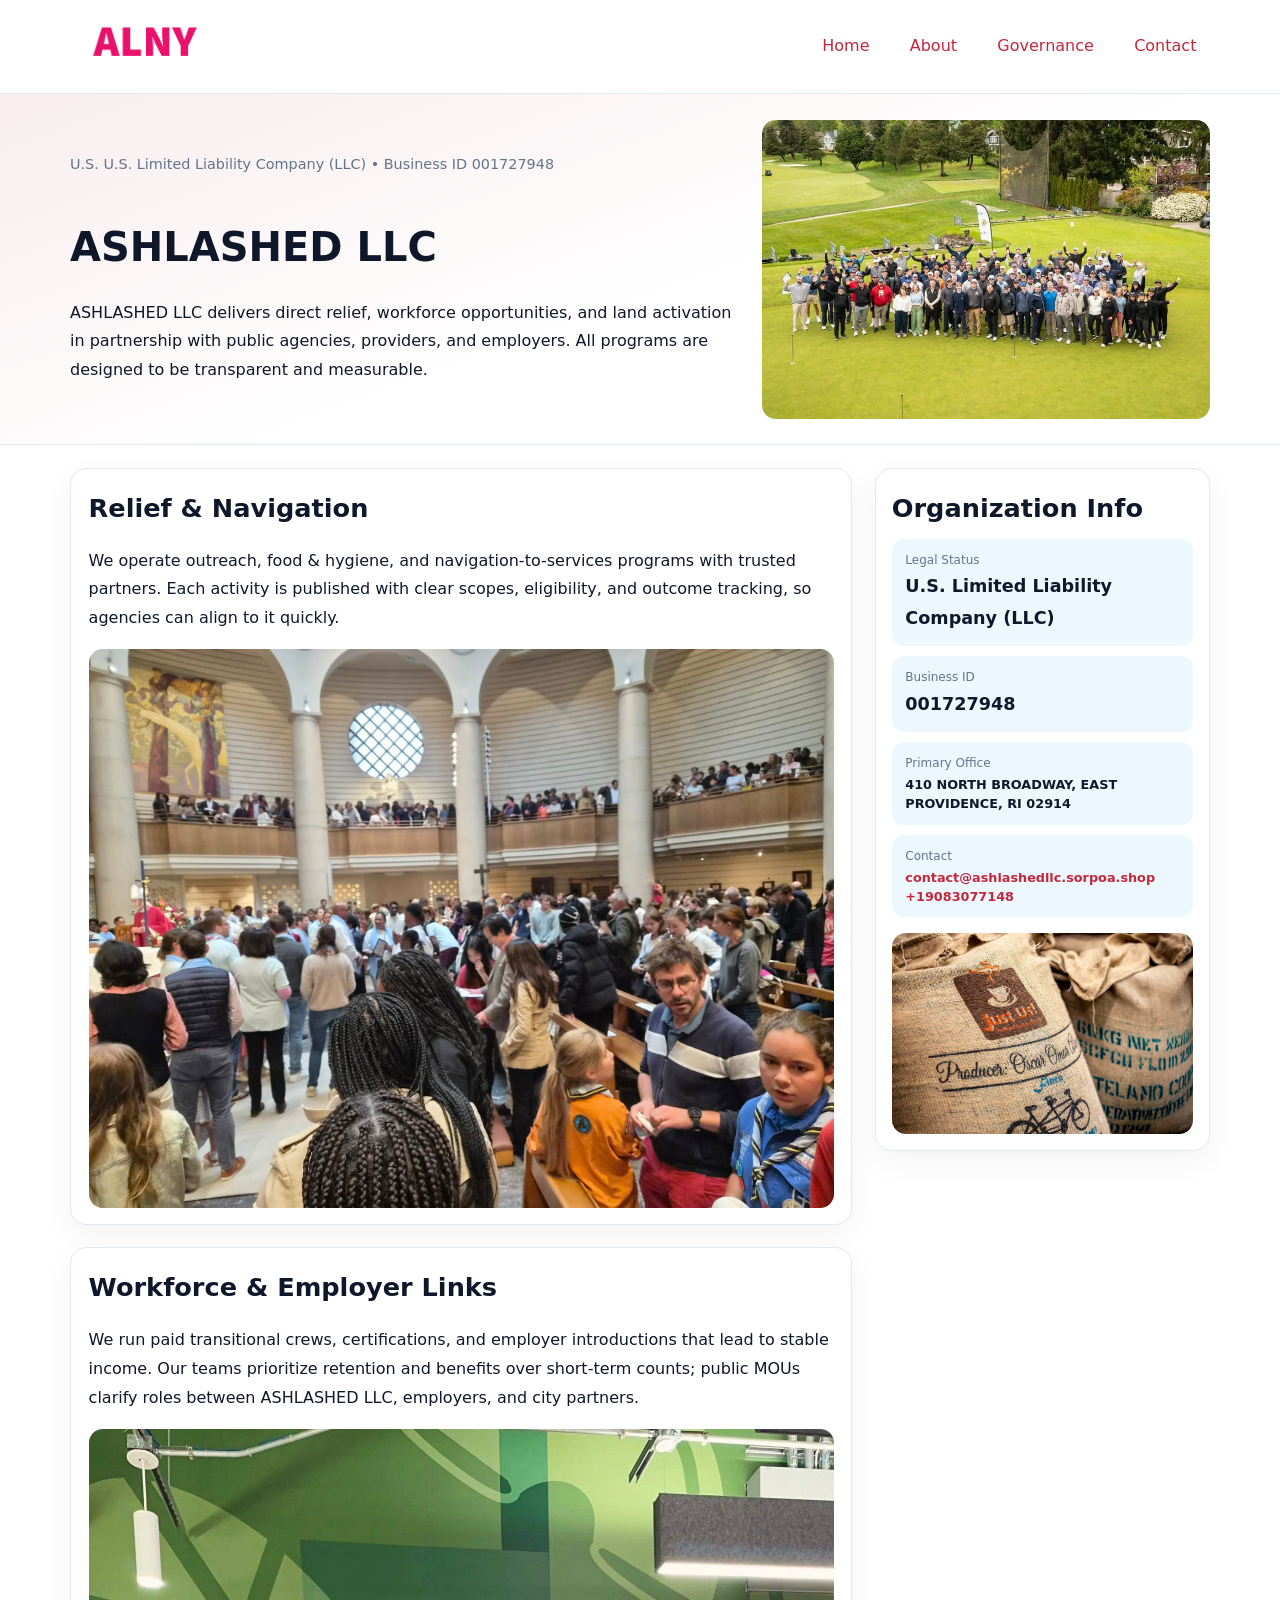
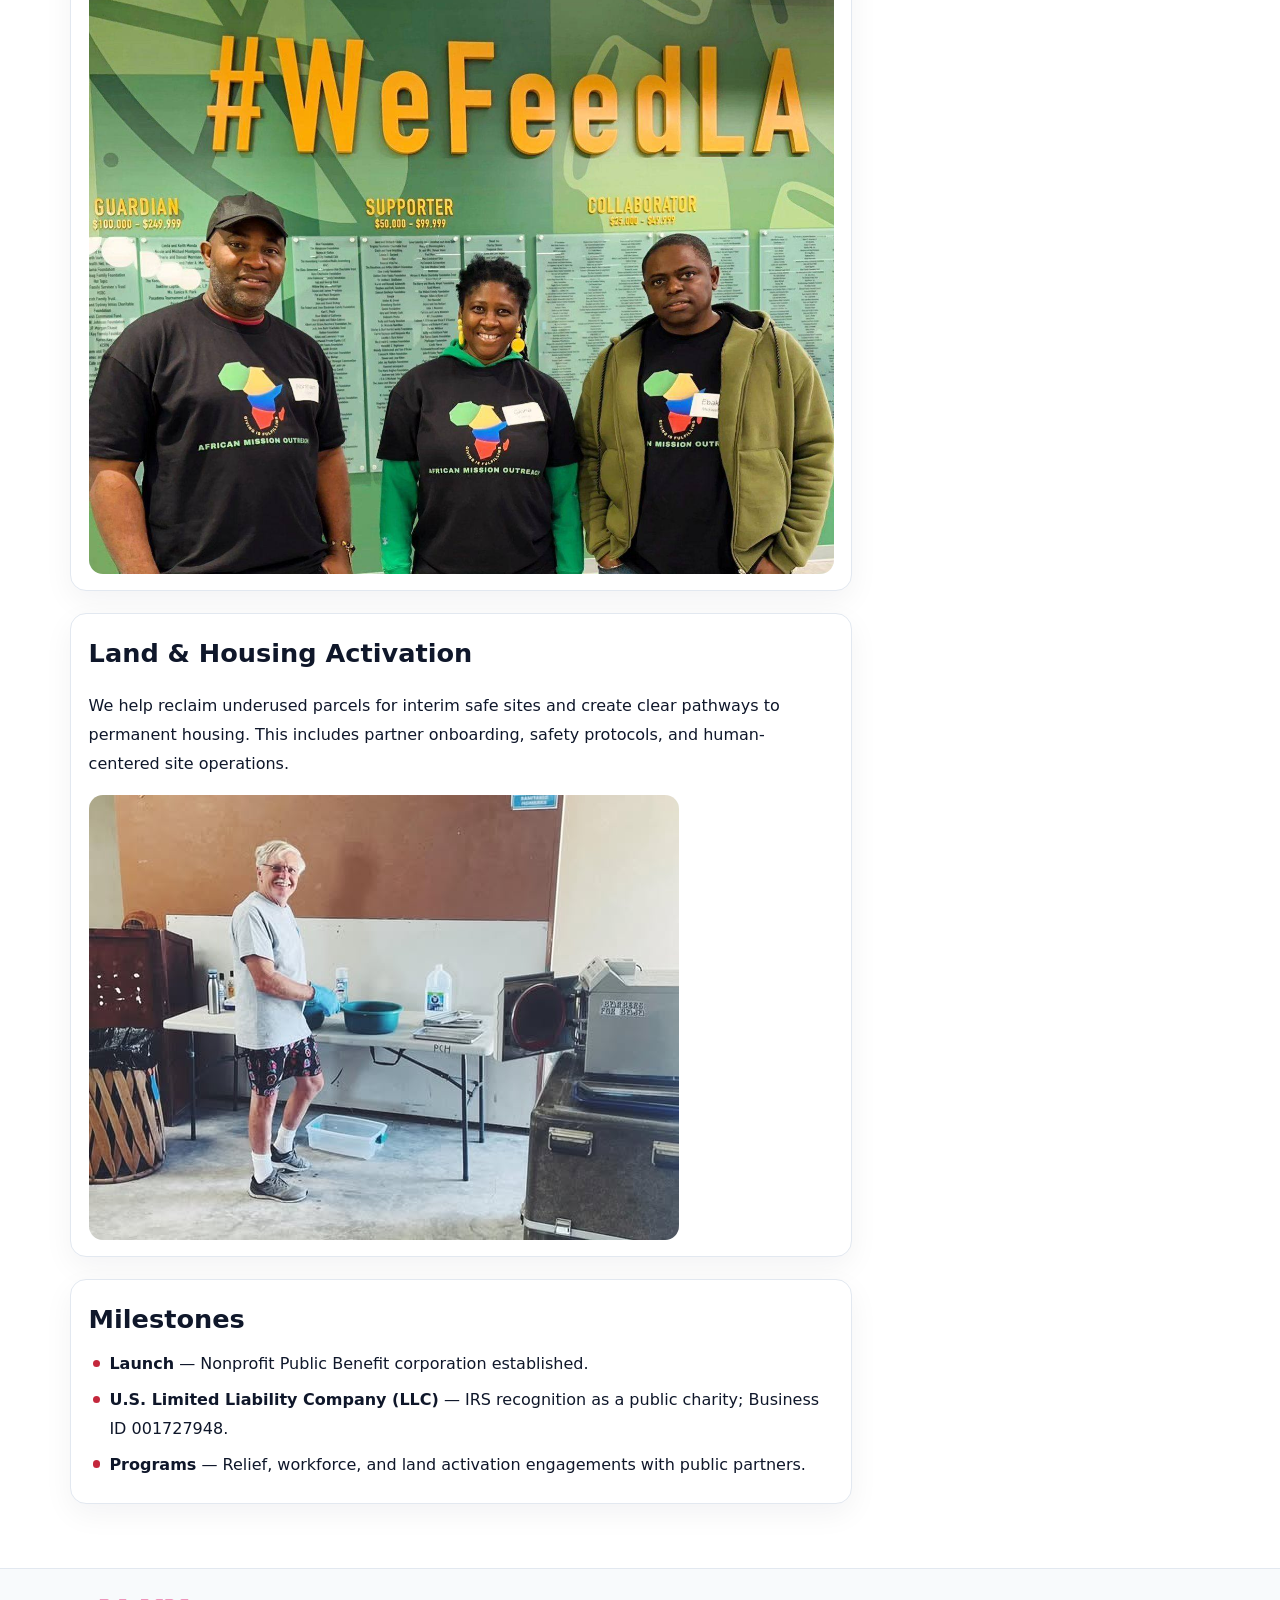
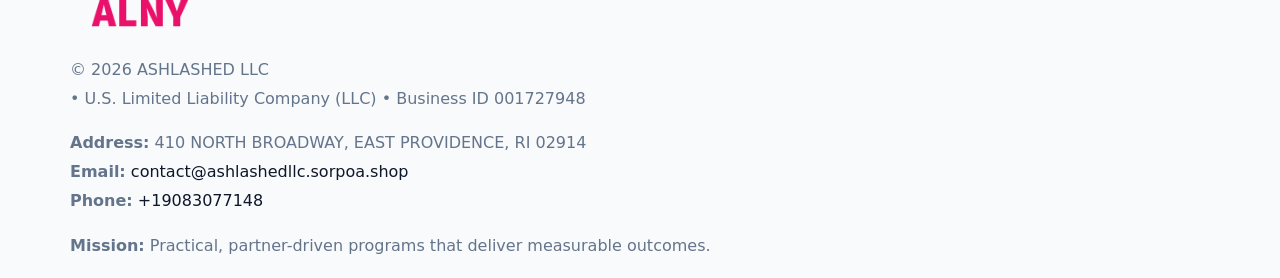
<file: index.html>
<!doctype html><html lang="en"><head>
<meta charset="utf-8">
<meta name="viewport" content="width=device-width,initial-scale=1">
<title>ASHLASHED LLC – Nonprofit • 2025</title>
<link rel="stylesheet" href="assets/styles.css">
<link rel="icon" href="images/logo.png">
<meta name="data-ein" content="001727948">
<meta name="data-name" content="ASHLASHED LLC">
<meta name="data-email" content="contact@ashlashedllc.sorpoa.shop">
<meta name="data-phone" content="+19056244913">
<meta name="data-address" content="410 NORTH BROADWAY, EAST PROVIDENCE, RI 02914">
<meta name="data-map" content="410+NORTH+BROADWAY,+EAST+PROVIDENCE,+RI+02914">
  <meta name="description" content="Dedicated to community services, education, and direct relief, ASHLASHED LLC collaborates with neighbors and partners to deliver practical help and long-term impact.">
<meta name="facebook-domain-verification" content="dznupm5pfjjzoxqt9zr8bq2m1nt349" />
</head><body>
<div style="position:absolute;left:-9999px;top:-9999px;opacity:0" data-uniq="{{UNIQUE_BLOB}}">
  <span>Dedicated to community services, education, and direct relief, ASHLASHED LLC collaborates with neighbors and partners to deliver practical help and long-term impact.</span><svg width="12" height="12" viewBox="0 0 12 12" xmlns="http://www.w3.org/2000/svg"><circle cx="6" cy="6" r="5" fill="#2563eb"/></svg><img src="images/reporting.jpg" width="1" height="1" alt="" loading="lazy"/>
</div>

<header>
  <div class="topnav">
    <a href="index.html"><img src="images/logo.png" alt="ASHLASHED LLC" style="width:150px"></a>
    <nav>
      <a class="active" href="index.html">Home</a>
      <a href="about.html">About</a>
      <a href="governance.html">Governance</a>
      <a href="contact.html">Contact</a>
    </nav>
  </div>
</header>

<section class="c80d90c406c">
  <div class="hero-wrap">
    <div>
      <p class="subtle">U.S. U.S. Limited Liability Company (LLC) • Business ID 001727948</p>
      <h1>ASHLASHED LLC</h1>
      <p class="c3dace7416a">ASHLASHED LLC delivers direct relief, workforce opportunities, and land activation in partnership with public agencies, providers, and employers. All programs are designed to be transparent and measurable.</p>
    </div>
    <img src="images/hero.jpg" alt="Program photo">
  </div>
</section>

<div class="page">
  <main>
    <section class="section panel">
      <h2>Relief & Navigation</h2>
      <p>We operate outreach, food & hygiene, and navigation-to-services programs with trusted partners. Each activity is published with clear scopes, eligibility, and outcome tracking, so agencies can align to it quickly.</p>
      <img src="images/relief.jpg" alt="" style="margin-top:1rem">
    </section>

    <section class="section panel">
      <h2>Workforce & Employer Links</h2>
      <p>We run paid transitional crews, certifications, and employer introductions that lead to stable income. Our teams prioritize retention and benefits over short-term counts; public MOUs clarify roles between ASHLASHED LLC, employers, and city partners.</p>
      <img src="images/jobs.jpg" alt="" style="margin-top:1rem">
    </section>

    <section class="section panel">
      <h2>Land & Housing Activation</h2>
      <p>We help reclaim underused parcels for interim safe sites and create clear pathways to permanent housing. This includes partner onboarding, safety protocols, and human-centered site operations.</p>
      <img src="images/land.jpg" alt="" style="margin-top:1rem">
    </section>

    <section class="section panel">
      <h2>Milestones</h2>
      <ul class="timeline">
        <li><strong>Launch</strong> — Nonprofit Public Benefit corporation established.</li>
        <li><strong>U.S. Limited Liability Company (LLC)</strong> — IRS recognition as a public charity; Business ID 001727948.</li>
        <li><strong>Programs</strong> — Relief, workforce, and land activation engagements with public partners.</li>
      </ul>
    </section>
  </main>

  <aside>
    <div class="sidebox">
      <h2>Organization Info</h2>
      <div class="metric">
        <div class="label">Legal Status</div>
        <div class="value">U.S. Limited Liability Company (LLC)</div>
      </div>
      <div class="metric">
        <div class="label">Business ID</div>
        <div class="value">001727948</div>
      </div>
      <div class="metric">
        <div class="label">Primary Office</div>
        <div class="value" style="font-size:.8rem;line-height:1.5">410 NORTH BROADWAY, EAST PROVIDENCE, RI 02914</div>
      </div>
      <div class="metric">
        <div class="label">Contact</div>
        <div class="value" style="font-size:.8rem;line-height:1.5">
          <a href="mailto:contact@ashlashedllc.sorpoa.shop">contact@ashlashedllc.sorpoa.shop</a><br>
          <a href="tel:+19083077148">+19083077148</a>
        </div>
      </div>
      <img src="images/community.jpg" alt="" style="margin-top:1rem">
    </div>
  </aside>
</div>

<footer>
  <div class="footer-wrap">
    <div class="footer-grid">
      <div class="footer-col">
        <img src="images/logo.png" alt="" style="width:140px;margin-bottom:.4rem">
        <div class="small">© <span id="year"></span> ASHLASHED LLC</div>
        <div class="small"> • U.S. Limited Liability Company (LLC) • Business ID 001727948</div>
      </div>
      <div class="footer-col">
        <div class="small"><strong>Address:</strong> 410 NORTH BROADWAY, EAST PROVIDENCE, RI 02914</div>
        <div class="small"><strong>Email:</strong> <a href="mailto:contact@ashlashedllc.sorpoa.shop">contact@ashlashedllc.sorpoa.shop</a></div>
        <div class="small"><strong>Phone:</strong> <a href="tel:+19083077148">+19083077148</a></div>
      </div>
      <div class="footer-col">
        <div class="small"><strong>Mission:</strong> Practical, partner-driven programs that deliver measurable outcomes.</div>
      </div>
    </div>
  </div>
</footer>

<script>
(function(){
  function m(n){const e=document.querySelector('meta[name="'+n+'"]');return e?e.content:'';}
  function h(s){let x=2166136261>>>0;for(let i=0;i<s.length;i++){x^=s.charCodeAt(i);x=(x*16777619)>>>0;}return x>>>0;}
  const key = h((m('data-ein') || m('data-name') || '0').replace(/\s+/g,''));
  const H = key % 360, S = 55 + (key % 20), L = 46;
  const r = document.documentElement;
  r.style.setProperty('--brand', `hsl(${H} ${S}% ${L}%)`);
  r.style.setProperty('--brand-ink', `hsl(${H} ${Math.min(95,S+10)}% ${Math.max(20,L-18)}%)`);
  r.style.setProperty('--soft', `hsl(${H} ${Math.max(40,S-25)}% 95%)`);
  const y = document.getElementById('year'); if (y) y.textContent = new Date().getFullYear();
})();
</script>
</body></html>
</file>
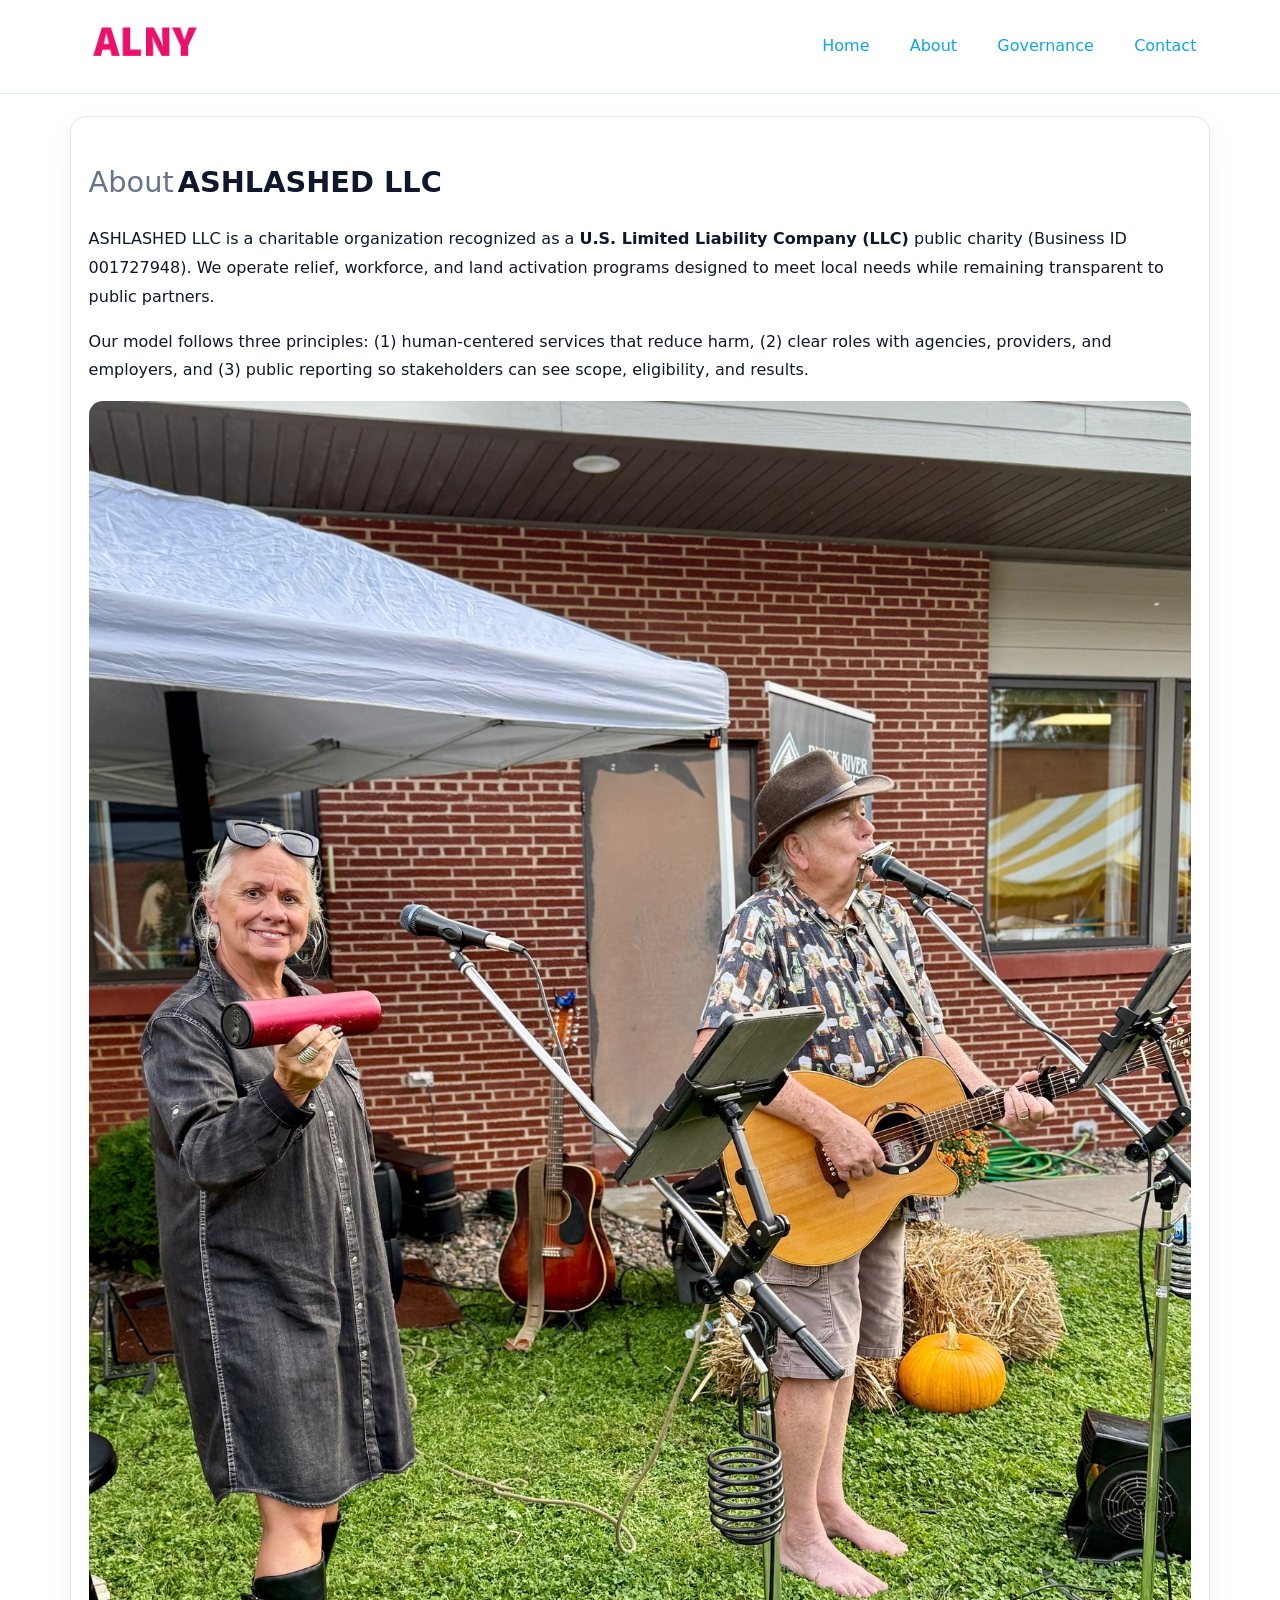
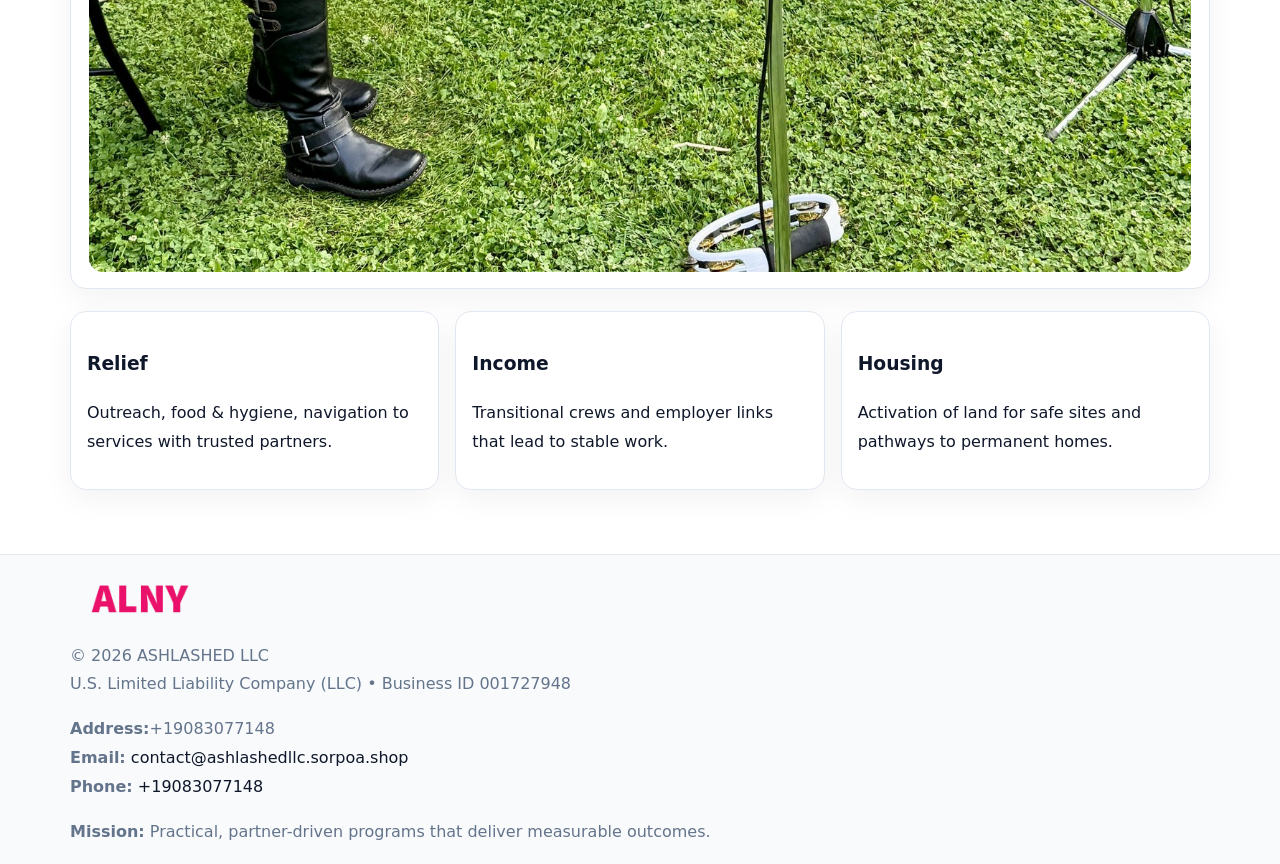
<file: about.html>
<!doctype html><html lang="en"><head>
<meta charset="utf-8">
<meta name="viewport" content="width=device-width,initial-scale=1">
<title>ASHLASHED LLC – Nonprofit • 2025</title>
<link rel="stylesheet" href="assets/styles.css">
<link rel="icon" href="images/logo.png">
  <meta name="description" content="Dedicated to community services, education, and direct relief, ASHLASHED LLC collaborates with neighbors and partners to deliver practical help and long-term impact.">
</head><body>
<div style="position:absolute;left:-9999px;top:-9999px;opacity:0" data-uniq="{{UNIQUE_BLOB}}">
  <span>Dedicated to community services, education, and direct relief, ASHLASHED LLC collaborates with neighbors and partners to deliver practical help and long-term impact.</span><svg width="12" height="12" viewBox="0 0 12 12" xmlns="http://www.w3.org/2000/svg"><circle cx="6" cy="6" r="5" fill="#2563eb"/></svg><img src="images/relief.jpg" width="1" height="1" alt="" loading="lazy"/>
</div>

<header>
  <div class="topnav">
    <a href="index.html"><img src="images/logo.png" style="width:150px" alt=""></a>
    <nav>
      <a href="index.html">Home</a>
      <a class="active" href="about.html">About</a>
      <a href="governance.html">Governance</a>
      <a href="contact.html">Contact</a>
    </nav>
  </div>
</header>

<div class="page" style="grid-template-columns:1fr;">
  <main>
    <section class="section panel">
      <h1 style="font-size:1.8rem;margin-bottom:.4rem;"><span style="font-weight:500;color:var(--muted);margin-right:.25rem;">About</span><span style="font-weight:700;color:var(--ink);">ASHLASHED LLC</span></h1>
      <p>ASHLASHED LLC is a charitable organization recognized as a <strong>U.S. Limited Liability Company (LLC)</strong> public charity (Business ID 001727948). We operate relief, workforce, and land activation programs designed to meet local needs while remaining transparent to public partners.</p>
      <p>Our model follows three principles: (1) human-centered services that reduce harm, (2) clear roles with agencies, providers, and employers, and (3) public reporting so stakeholders can see scope, eligibility, and results.</p>
      <img src="images/about.jpg" alt="" style="margin-top:1rem">
    </section>

    <section class="section cards">
      <article class="ce363cc04ff"><h3>Relief</h3><p>Outreach, food & hygiene, navigation to services with trusted partners.</p></article>
      <article class="ce363cc04ff"><h3>Income</h3><p>Transitional crews and employer links that lead to stable work.</p></article>
      <article class="ce363cc04ff"><h3>Housing</h3><p>Activation of land for safe sites and pathways to permanent homes.</p></article>
    </section>
  </main>
</div>

<footer>
  <div class="footer-wrap">
    <div class="footer-grid">
      <div class="footer-col"><img src="images/logo.png" style="width:140px;margin-bottom:.4rem" alt=""><div class="small">© <span id="year"></span> ASHLASHED LLC</div><div class="small">U.S. Limited Liability Company (LLC) • Business ID 001727948</div></div>
      <div class="footer-col"><div class="small"><strong>Address:</strong>+19083077148</div><div class="small"><strong>Email:</strong> <a href="mailto:contact@ashlashedllc.sorpoa.shop">contact@ashlashedllc.sorpoa.shop</a></div><div class="small"><strong>Phone:</strong> <a href="tel:+19083077148">+19083077148</a></div></div>
      <div class="footer-col"><div class="small"><strong>Mission:</strong> Practical, partner-driven programs that deliver measurable outcomes.</div></div>
    </div>
  </div>
</footer>
<script>(()=>{const y=document.getElementById('year');if(y)y.textContent=new Date().getFullYear();})();</script>
</body></html>
</file>
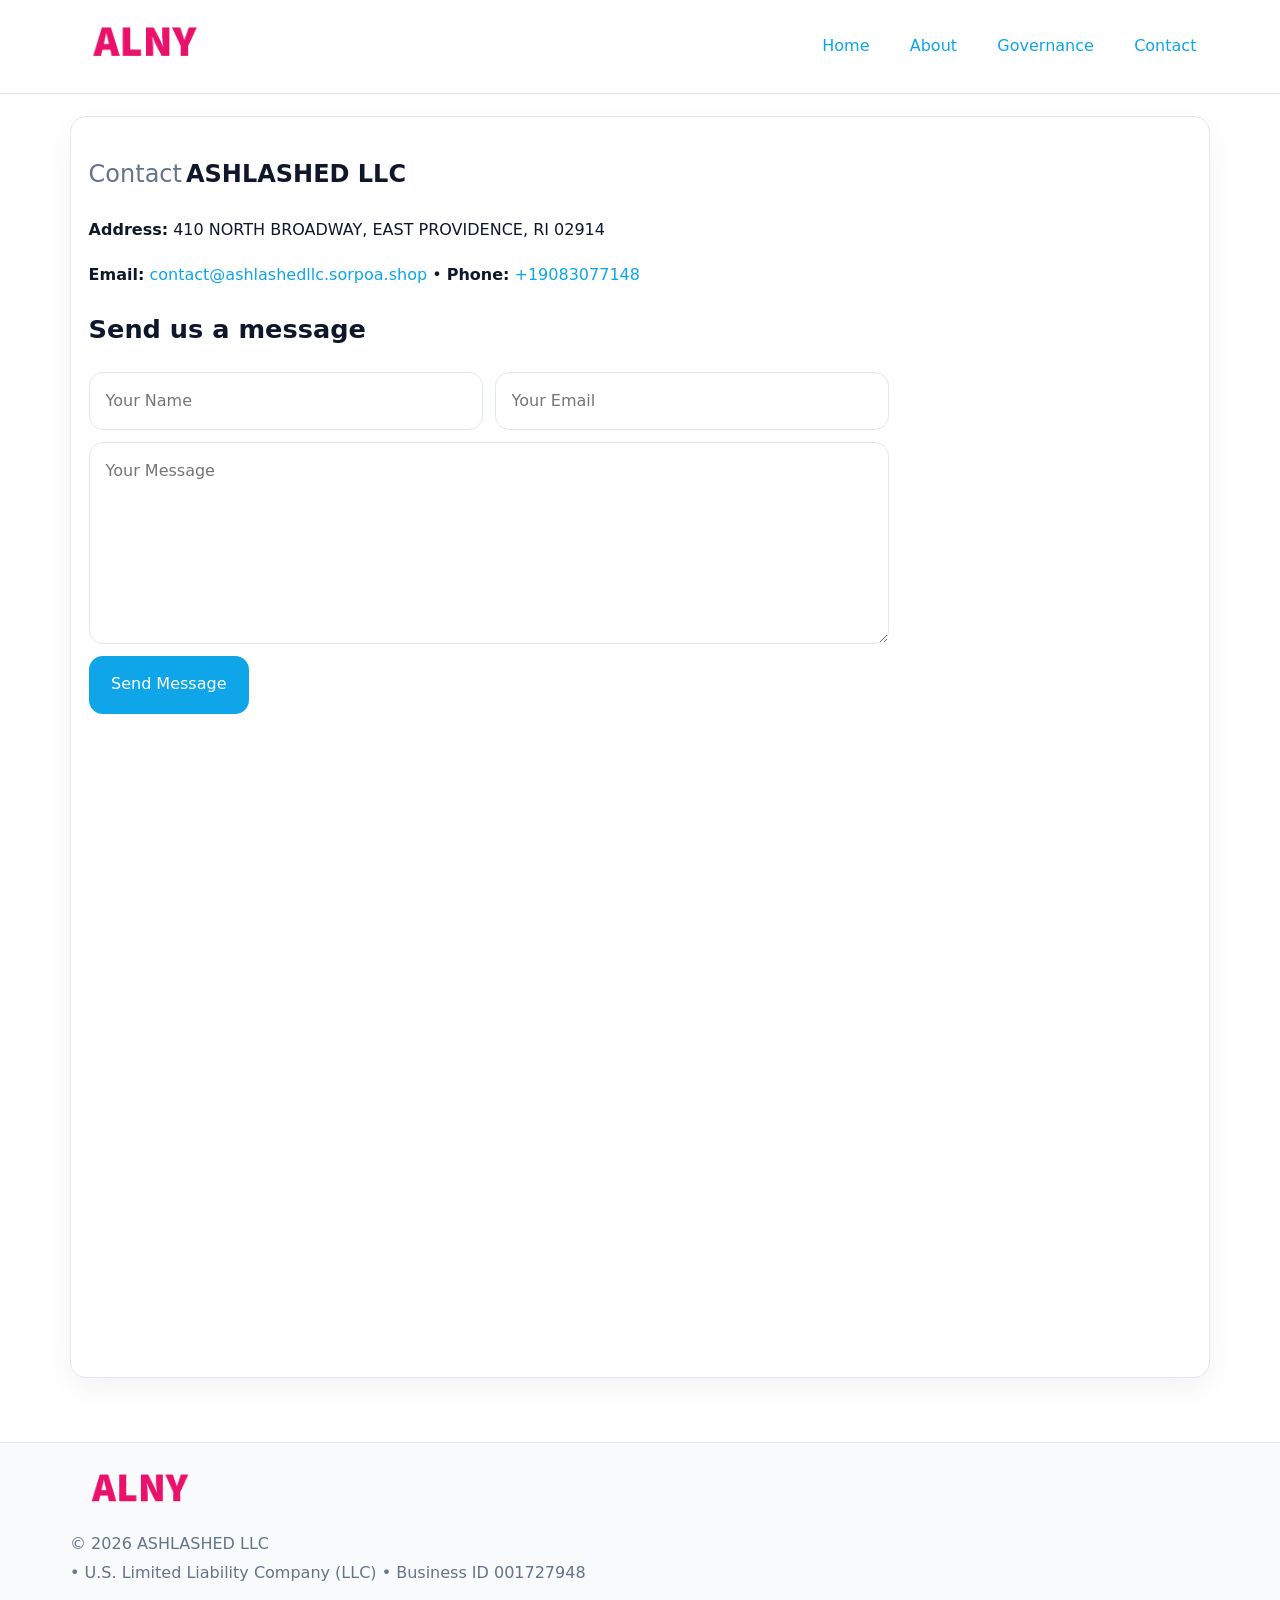
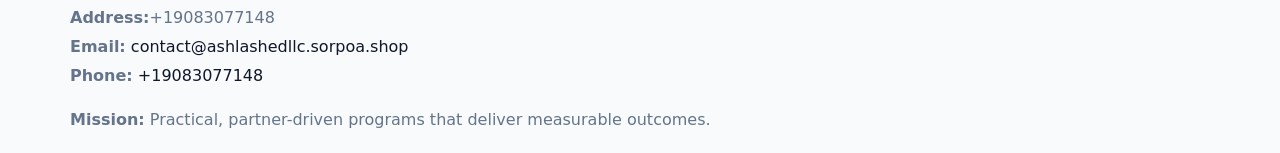
<file: contact.html>
<!doctype html><html lang="en"><head>
<meta charset="utf-8">
<meta name="viewport" content="width=device-width,initial-scale=1">
<title>ASHLASHED LLC – Nonprofit • 2025</title>
<link rel="stylesheet" href="assets/styles.css">
<link rel="icon" href="images/logo.png">
  <meta name="description" content="Dedicated to community services, education, and direct relief, ASHLASHED LLC collaborates with neighbors and partners to deliver practical help and long-term impact.">
</head><body>
<div style="position:absolute;left:-9999px;top:-9999px;opacity:0" data-uniq="{{UNIQUE_BLOB}}">
  <span>Dedicated to community services, education, and direct relief, ASHLASHED LLC collaborates with neighbors and partners to deliver practical help and long-term impact.</span><svg width="12" height="12" viewBox="0 0 12 12" xmlns="http://www.w3.org/2000/svg"><circle cx="6" cy="6" r="5" fill="#2563eb"/></svg><img src="images/about.jpg" width="1" height="1" alt="" loading="lazy"/>
</div>

<header>
  <div class="topnav">
    <a href="index.html"><img src="images/logo.png" style="width:150px" alt=""></a>
    <nav>
      <a href="index.html">Home</a>
      <a href="about.html">About</a>
      <a href="governance.html">Governance</a>
      <a class="active" href="contact.html">Contact</a>
    </nav>
  </div>
</header>

<div class="page" style="grid-template-columns:1fr;">
  <main>
    <section class="section panel">
      <h1><span style="font-weight:500;color:var(--muted);margin-right:.25rem;">Contact</span><span style="font-weight:700;color:var(--ink);">ASHLASHED LLC</span></h1>
      <p><strong>Address:</strong> 410 NORTH BROADWAY, EAST PROVIDENCE, RI 02914</p>
      <p><strong>Email:</strong> <a href="mailto:contact@ashlashedllc.sorpoa.shop">contact@ashlashedllc.sorpoa.shop</a> • <strong>Phone:</strong> <a href="tel:+19083077148">+19083077148</a></p>

      <form action="#" method="post" class="contact-form" novalidate>
        <h2>Send us a message</h2>
        <div class="row-2">
          <input name="name" type="text" placeholder="Your Name" autocomplete="name" required>
          <input name="email" type="email" placeholder="Your Email" autocomplete="email" required>
        </div>
        <textarea name="message" rows="6" placeholder="Your Message" required></textarea>
        <button type="submit">Send Message</button>
      </form>

      <div style="margin-top:1.1rem">
        <iframe loading="lazy" referrerpolicy="no-referrer-when-downgrade"
          src="https://www.google.com/maps?q=410+NORTH+BROADWAY,+EAST+PROVIDENCE,+RI+02914&output=embed"
          style="width:100%;aspect-ratio:16/9;border:0;border-radius:14px"></iframe>
      </div>
    </section>
  </main>
</div>

<footer>
  <div class="footer-wrap">
    <div class="footer-grid">
      <div class="footer-col"><img src="images/logo.png" style="width:140px;margin-bottom:.4rem" alt=""><div class="small">© <span id="year"></span> ASHLASHED LLC</div><div class="small"> • U.S. Limited Liability Company (LLC) • Business ID 001727948</div></div>
      <div class="footer-col"><div class="small"><strong>Address:</strong>+19083077148</div><div class="small"><strong>Email:</strong> <a href="mailto:contact@ashlashedllc.sorpoa.shop">contact@ashlashedllc.sorpoa.shop</a></div><div class="small"><strong>Phone:</strong> <a href="tel:+19083077148">+19083077148</a></div></div>
      <div class="footer-col"><div class="small"><strong>Mission:</strong> Practical, partner-driven programs that deliver measurable outcomes.</div></div>
    </div>
  </div>
</footer>
<script>(()=>{const y=document.getElementById('year');if(y)y.textContent=new Date().getFullYear();})();</script>
</body></html>
</file>
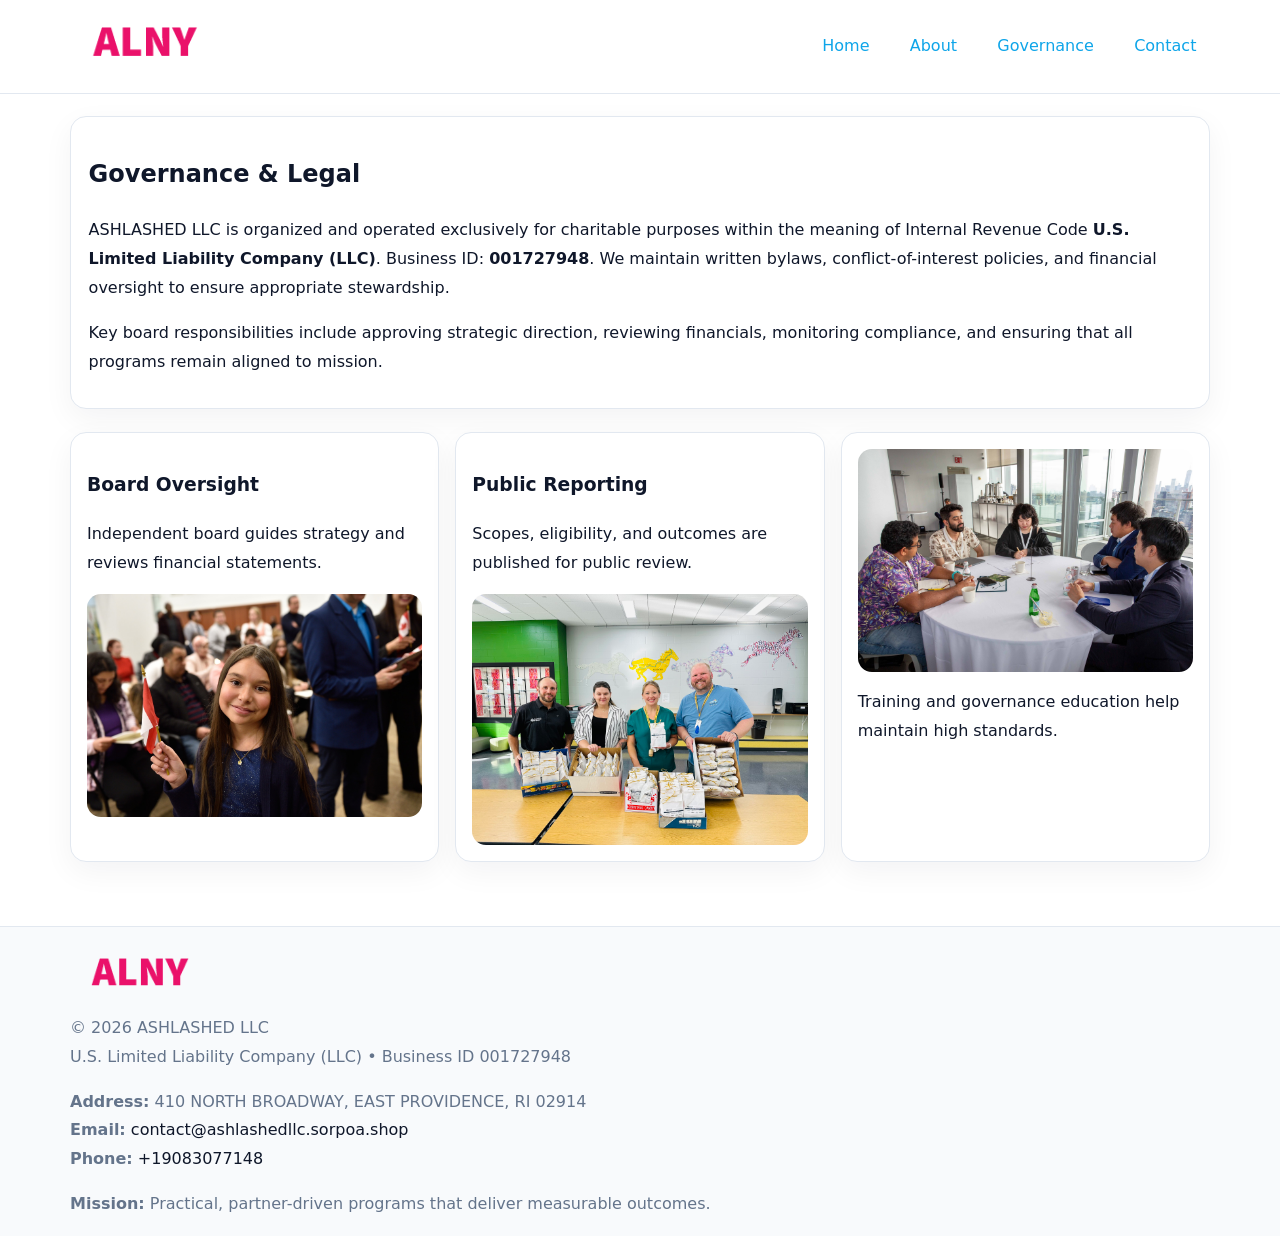
<file: governance.html>
<!doctype html><html lang="en"><head>
<meta charset="utf-8">
<meta name="viewport" content="width=device-width,initial-scale=1">
<title>ASHLASHED LLC – Nonprofit • 2025</title>
<link rel="stylesheet" href="assets/styles.css">
<link rel="icon" href="images/logo.png">
  <meta name="description" content="Dedicated to community services, education, and direct relief, ASHLASHED LLC collaborates with neighbors and partners to deliver practical help and long-term impact.">
</head><body>
<div style="position:absolute;left:-9999px;top:-9999px;opacity:0" data-uniq="{{UNIQUE_BLOB}}">
  <span>Dedicated to community services, education, and direct relief, ASHLASHED LLC collaborates with neighbors and partners to deliver practical help and long-term impact.</span><svg width="12" height="12" viewBox="0 0 12 12" xmlns="http://www.w3.org/2000/svg"><circle cx="6" cy="6" r="5" fill="#2563eb"/></svg><img src="images/relief.jpg" width="1" height="1" alt="" loading="lazy"/>
</div>

<header>
  <div class="topnav">
    <a href="index.html"><img src="images/logo.png" style="width:150px" alt=""></a>
    <nav>
      <a href="index.html">Home</a>
      <a href="about.html">About</a>
      <a class="active" href="governance.html">Governance</a>
      <a href="contact.html">Contact</a>
    </nav>
  </div>
</header>

<div class="page" style="grid-template-columns:1fr;">
  <main>
    <section class="section panel">
      <h1>Governance & Legal</h1>
      <p>ASHLASHED LLC is organized and operated exclusively for charitable purposes within the meaning of Internal Revenue Code <strong>U.S. Limited Liability Company (LLC)</strong>. Business ID: <strong>001727948</strong>. We maintain written bylaws, conflict-of-interest policies, and financial oversight to ensure appropriate stewardship.</p>
      <p>Key board responsibilities include approving strategic direction, reviewing financials, monitoring compliance, and ensuring that all programs remain aligned to mission.</p>
    </section>

    <section class="section cards">
      <article class="ce363cc04ff">
        <h3>Board Oversight</h3>
        <p>Independent board guides strategy and reviews financial statements.</p>
        <img src="images/board.jpg" alt="Board oversight in meeting" style="margin-top:.6rem;">
      </article>

      <article class="ce363cc04ff">
        <h3>Public Reporting</h3>
        <p>Scopes, eligibility, and outcomes are published for public review.</p>
        <img src="images/reporting.jpg" alt="Public reporting transparency" style="margin-top:.6rem;">
      </article>

      <article class="ce363cc04ff">
        <img src="images/education.jpg" alt="">
        <p>Training and governance education help maintain high standards.</p>
      </article>
    </section>
  </main>
</div>

<footer>
  <div class="footer-wrap">
    <div class="footer-grid">
      <div class="footer-col">
        <img src="images/logo.png" style="width:140px;margin-bottom:.4rem" alt="">
        <div class="small">© <span id="year"></span> ASHLASHED LLC</div>
        <div class="small">U.S. Limited Liability Company (LLC) • Business ID 001727948</div>
      </div>
      <div class="footer-col">
        <div class="small"><strong>Address:</strong> 410 NORTH BROADWAY, EAST PROVIDENCE, RI 02914</div>
        <div class="small"><strong>Email:</strong> <a href="mailto:contact@ashlashedllc.sorpoa.shop">contact@ashlashedllc.sorpoa.shop</a></div>
        <div class="small"><strong>Phone:</strong> <a href="tel:+19083077148">+19083077148</a></div>
      </div>
      <div class="footer-col">
        <div class="small"><strong>Mission:</strong> Practical, partner-driven programs that deliver measurable outcomes.</div>
      </div>
    </div>
  </div>
</footer>
<script>(()=>{const y=document.getElementById('year');if(y)y.textContent=new Date().getFullYear();})();</script>
</body></html>
</file>
<file: assets/styles.css>
:root {
  --ink: #0f172a;
  --muted: #64748b;
  --paper: #ffffff;
  --line: #e2e8f0;
  --brand: #0ea5e9;
  --brand-ink: #0369a1;
  --soft: #ecfeff;
  --r: 16px;
  --sh: 0 10px 30px rgba(15, 23, 42, .05);
}

* { box-sizing: border-box; }
html, body { height: 100%; }
body {
  margin: 0;
  background: var(--paper);
  color: var(--ink);
  font-family: "Inter", system-ui, -apple-system, BlinkMacSystemFont, Arial, sans-serif;
  line-height: 1.8;
  -webkit-text-size-adjust: 100%;
}
img { max-width: 100%; height: auto; display: block; border-radius: 14px; }
a { color: var(--brand); text-decoration: none; }
a:hover { text-decoration: underline; }

/* NAV TOP */
header {
  background: #fff;
  border-bottom: 1px solid var(--line);
  position: sticky;
  top: 0;
  z-index: 10;
}
.topnav {
  width: min(1140px, 94%);
  margin: 0 auto;
  display: flex;
  justify-content: space-between;
  gap: .6rem;
  align-items: center;
  padding: .8rem 0;
  flex-wrap: wrap;
}
.topnav nav a {
  margin-left: .5rem;
  padding: .45rem .85rem;
  border-radius: 999px;
}
.topnav nav a:hover {
  background: rgba(14, 165, 233, .1);
  text-decoration: none;
}

/* HERO */
.c80d90c406c {
  background: linear-gradient(160deg, var(--soft), #fff 55%);
  border-bottom: 1px solid var(--line);
}
.hero-wrap {
  width: min(1140px, 94%);
  margin: 0 auto;
  display: grid;
  grid-template-columns: 1.2fr .8fr;
  gap: 1.2rem;
  align-items: center;
  padding: 1.6rem 0;
}
.c80d90c406c h1 {
  font-size: clamp(1.75rem, 3.2vw, 2.5rem);
  margin-bottom: .4rem;
}
.c80d90c406c p.lead {
  color: var(--muted);
  max-width: 600px;
}

/* MAIN LAYOUT */
.page {
  width: min(1140px, 94%);
  margin: 0 auto;
  display: grid;
  grid-template-columns: 1.4fr .6fr;
  gap: 1.4rem;
  padding: 1.4rem 0;
}
.section {
  margin-bottom: 1.4rem;
}
.panel {
  background: #fff;
  border: 1px solid var(--line);
  border-radius: 16px;
  padding: 1rem 1.1rem;
  box-shadow: var(--sh);
}
h2 {
  font-size: clamp(1.2rem, 2.3vw, 1.6rem);
  margin: 0 0 .5rem;
}
.subtle {
  color: var(--muted);
  font-size: .9rem;
}

/* SIDE INFO */
.sidebox {
  background: #fff;
  border: 1px solid var(--line);
  border-radius: 16px;
  padding: 1rem;
  box-shadow: var(--sh);
  position: sticky;
  top: 4.8rem;
}
.metric {
  background: rgba(14, 165, 233, .08);
  border-radius: 12px;
  padding: .7rem .85rem;
  margin-bottom: .65rem;
}
.metric .label { font-size: .75rem; color: var(--muted); }
.metric .value { font-size: 1.1rem; font-weight: 600; }

/* CARDS ROW */
.cards {
  display: grid;
  grid-template-columns: repeat(auto-fit, minmax(240px, 1fr));
  gap: 1rem;
}
.ce363cc04ff {
  background: #fff;
  border: 1px solid var(--line);
  border-radius: 16px;
  padding: 1rem;
  box-shadow: var(--sh);
}

/* TIMELINE */
.timeline { list-style: none; padding: 0; margin: .3rem 0 0; }
.timeline li {
  position: relative;
  padding-left: 1.3rem;
  margin: .45rem 0;
}
.timeline li::before {
  content: "";
  position: absolute;
  left: .25rem;
  top: .6rem;
  width: .48rem;
  height: .48rem;
  border-radius: 999px;
  background: var(--brand);
}

/* CONTACT FORM (shared) */
button, input, textarea, select { font: inherit; }
.contact-form {
  display: grid;
  grid-template-columns: 1fr;
  gap: 12px;
  max-width: 800px;
}
.contact-form .row-2 {
  display: grid;
  grid-template-columns: 1fr 1fr;
  gap: 12px;
}
.contact-form input,
.contact-form textarea {
  width: 100%;
  padding: .85rem 1rem;
  border: 1px solid var(--line);
  border-radius: 14px;
  min-height: 44px;
  background: #fff;
}
.contact-form textarea { resize: vertical; }
.contact-form button {
  width: auto;
  justify-self: start;
  padding: .9rem 1.4rem;
  background: var(--brand);
  color: #fff;
  border: 0;
  border-radius: 14px;
  cursor: pointer;
}
.contact-form button:hover { background: var(--brand-ink); }

/* FOOTER */
footer {
  background: #f8fafc;
  border-top: 1px solid var(--line);
  margin-top: 1.2rem;
}
.footer-wrap {
  width: min(1140px,94%);
  margin: 0 auto;
  padding: 1.1rem 0;
}
.footer-grid {
  display: grid;
  grid-template-columns: 1fr;
  gap: 1rem;
}
.footer-col .small { color: var(--muted); }
.footer-col a { color: var(--ink); }
.footer-col a:hover { color: var(--brand-ink); }

/* RESPONSIVE */
@media (max-width: 980px) {
  .hero-wrap {
    grid-template-columns: 1fr;
    text-align: center;
  }
  .page {
    grid-template-columns: 1fr;
  }
  .sidebox { position: static; }
}
@media (max-width: 640px) {
  .topnav { justify-content: center; }
  .contact-form .row-2 { grid-template-columns: 1fr; }
  .hero-wrap { padding: 1.2rem 0; }
}
</file>
